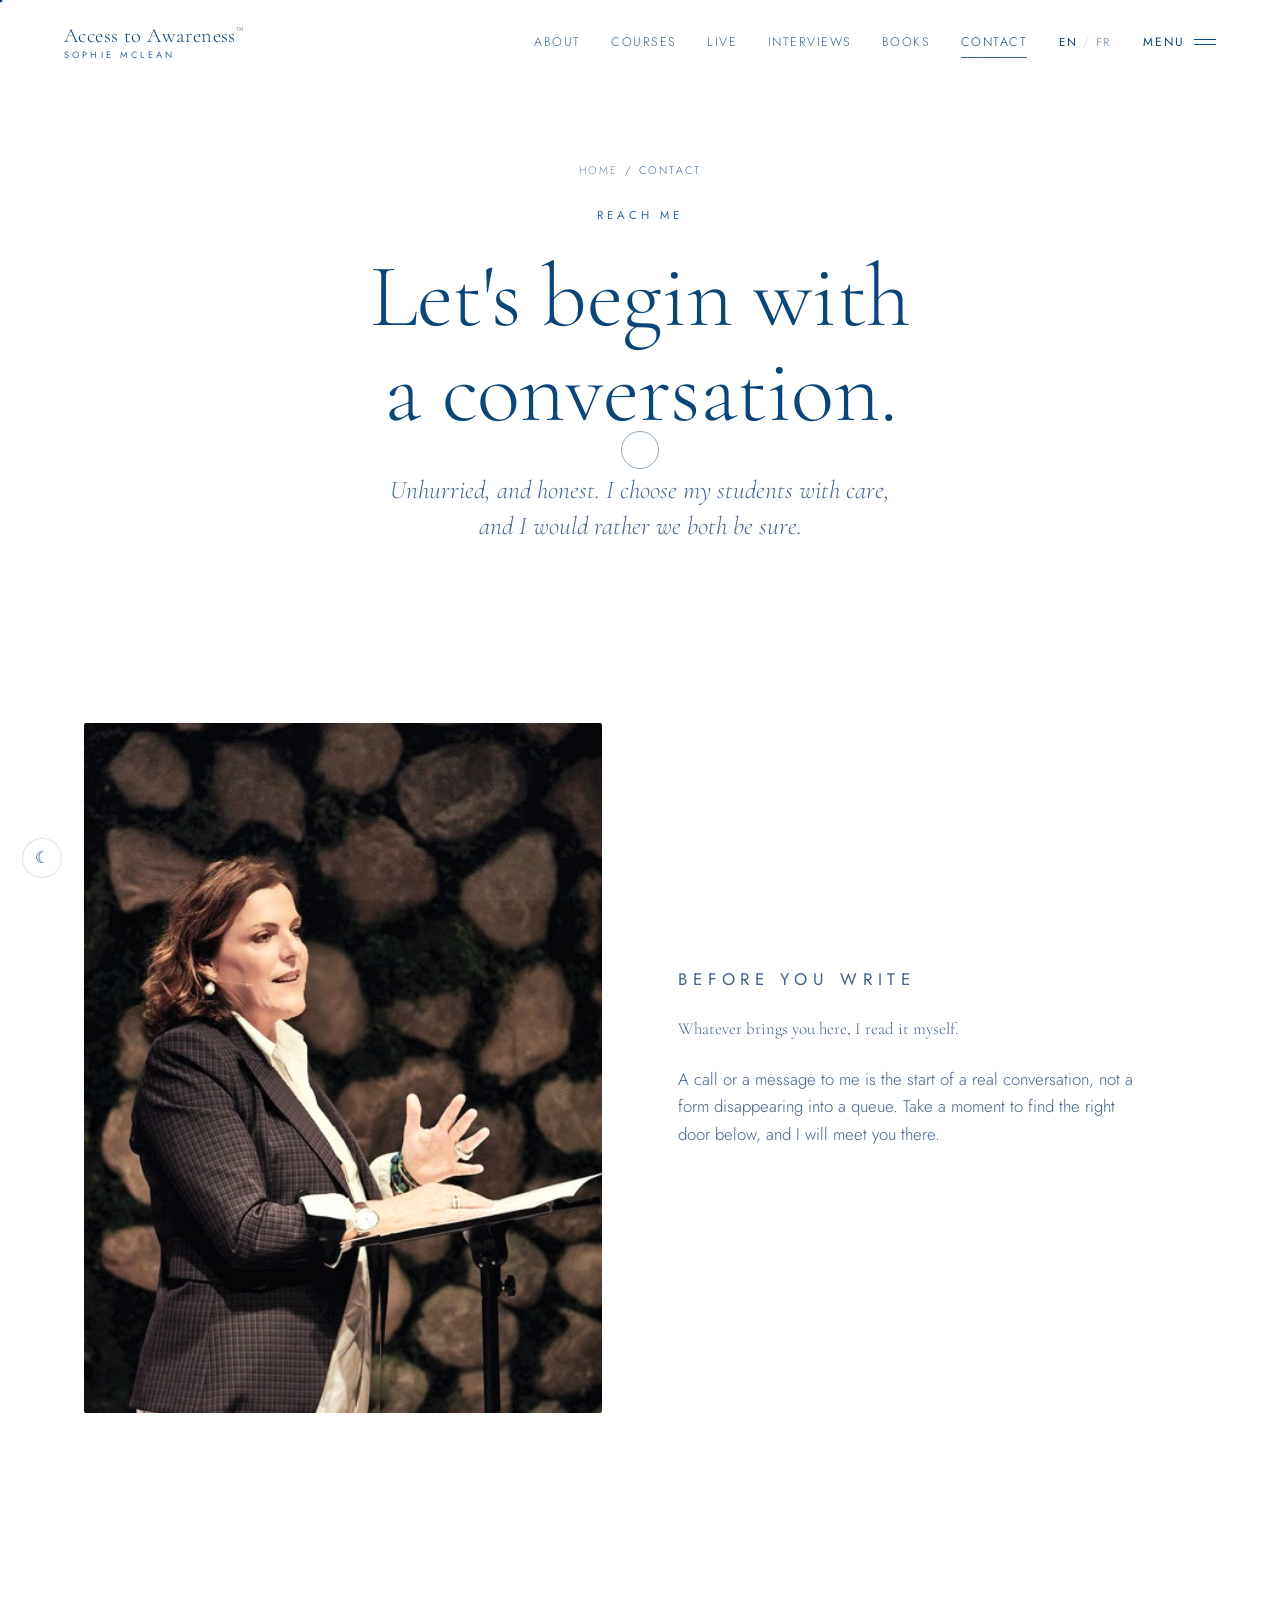
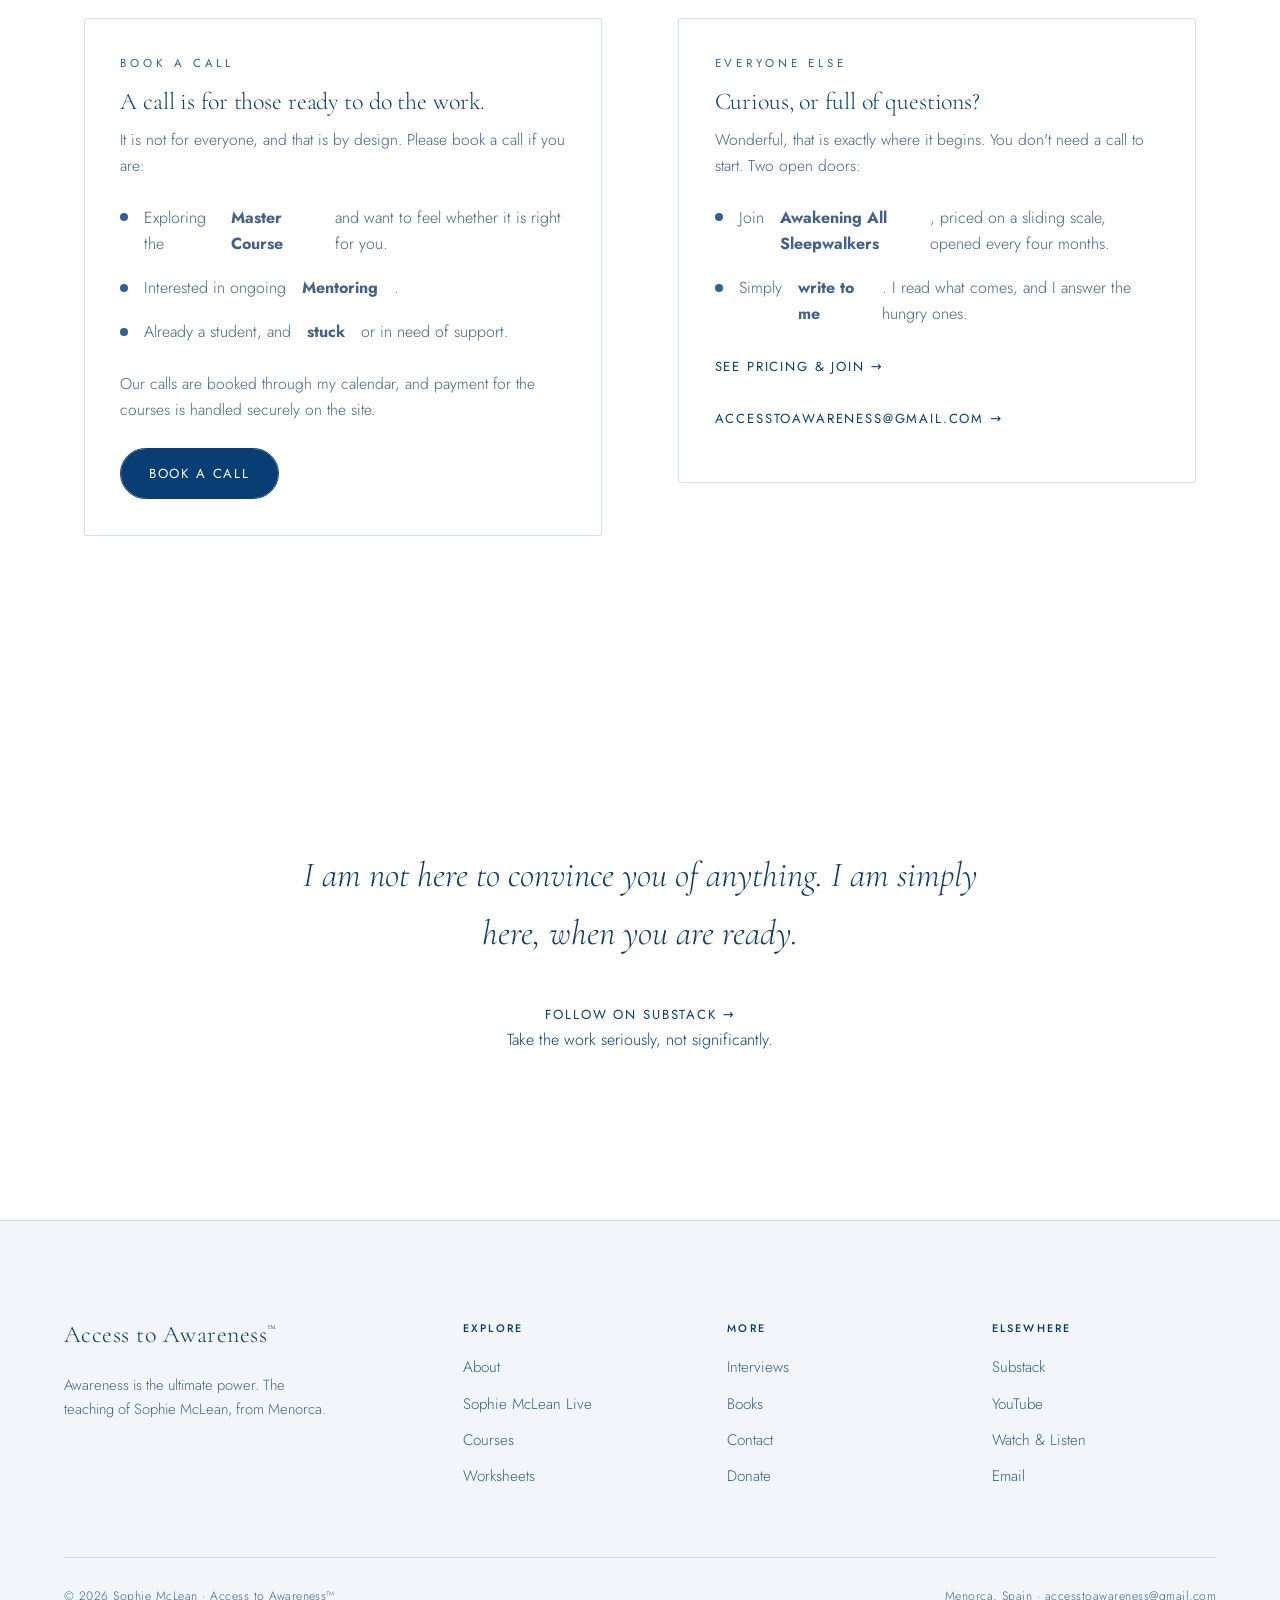
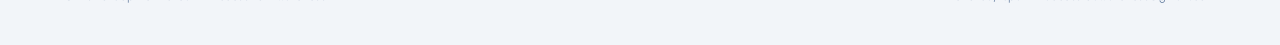
<file: contact.html>
<!DOCTYPE html>
<html lang="en">
<head>
<meta charset="UTF-8" />
<meta name="viewport" content="width=device-width, initial-scale=1.0" />
<title>Contact &amp; Book a Call, Access to Awareness™ · Sophie McLean</title>
<meta name="description" content="Book a call for the Master Course or Mentoring, or write to Sophie McLean. A call is reserved for those ready to do the work." />
<link rel="preconnect" href="https://fonts.googleapis.com" />
<link rel="preconnect" href="https://fonts.gstatic.com" crossorigin />
<link href="https://fonts.googleapis.com/css2?family=Cormorant+Garamond:ital,wght@0,300;0,400;0,500;1,300;1,400&family=Jost:wght@300;400;500&display=swap" rel="stylesheet" />
<link rel="stylesheet" href="styles.css" />
</head>
<body>

<div class="grain"></div>
<div class="progress" id="progress"></div>
<div class="cursor-ring" id="ring"></div>
<div class="cursor-dot" id="dot"></div>
<button class="theme-toggle" id="themeToggle" aria-label="Toggle light and dark">☾</button>

<header class="site" id="header">
 <a href="index.html" class="brand" data-hover>Access to Awareness<sup>™</sup><span>Sophie McLean</span></a>
 <div class="nav-right">
 <nav class="nav-links">
 <a href="about.html">About</a>
 <a href="courses.html">Courses</a>
 <a href="live.html">Live</a>
 <a href="interviews.html">Interviews</a>
 <a href="books.html">Books</a>
 <a href="contact.html" class="active">Contact</a>
 </nav>
 <button class="menu-toggle" id="menuOpen" data-hover>Menu <span class="bars"><i></i><i></i></span></button>
 </div>
</header>

<div class="overlay" id="overlay">
 <button class="close" id="menuClose" data-hover>Close ✕</button>
 <div class="overlay-grid">
 <nav>
 <a href="index.html"><span class="n">01</span>Home</a>
 <a href="about.html"><span class="n">02</span>About</a>
 <a href="live.html"><span class="n">03</span>Sophie McLean Live</a>
 <a href="courses.html"><span class="n">04</span>Courses</a>
 <a href="worksheets.html"><span class="n">05</span>Worksheets</a>
 <a href="interviews.html"><span class="n">06</span>Interviews</a>
 <a href="books.html"><span class="n">07</span>Books</a>
 <a href="contact.html" aria-current="page"><span class="n">08</span>Contact</a>
 <a href="donate.html"><span class="n">09</span>Donate</a>
 </nav>
 <div class="overlay-side">
 <p>For the Master Course and Mentoring, we begin with a conversation.</p>
 <a href="#book" class="link-u" data-hover>Book a call →</a><br><br>
 <a href="mailto:accesstoawareness@gmail.com" class="link-u" data-hover>accesstoawareness@gmail.com</a><br><br>
 <a href="https://accesstoawareness.substack.com/" target="_blank" rel="noopener" class="link-u" data-hover>Follow on Substack →</a>
 </div>
 </div>
</div>

<main>

<section class="page-hero">
 <div class="breadcrumb fade-up"><a href="index.html">Home</a> <span>/</span> <span>Contact</span></div>
 <p class="eyebrow fade-up">Reach me</p>
 <h1 class="h-xl" data-split>Let's begin with a conversation.</h1>
 <p class="sub fade-up">Unhurried, and honest. I choose my students with care, and I would rather we both be sure.</p>
</section>

<section class="pad-sm">
 <div class="wrap split">
 <div class="split-media tall img-mask fade-up">
 <img src="images/sophie-leading-seminar.jpg" alt="Sophie McLean" loading="lazy" />
 </div>
 <div class="split-copy">
 <p class="eyebrow fade-up">Before you write</p>
 <p class="lead fade-up" style="margin-bottom:1.6rem;">Whatever brings you here, I read it myself.</p>
 <p class="fade-up">A call or a message to me is the start of a real conversation, not a form disappearing into a queue. Take a moment to find the right door below, and I will meet you there.</p>
 </div>
 </div>
</section>

<section class="pad-sm" id="book">
 <div class="wrap contact-grid">

 <div class="note-card fade-up">
 <span class="eyebrow" style="display:block;margin-bottom:1rem;">Book a call</span>
 <h3>A call is for those ready to do the work.</h3>
 <p>It is not for everyone, and that is by design. Please book a call if you are:</p>
 <ul class="who-list">
 <li>Exploring the <strong>Master Course</strong> and want to feel whether it is right for you.</li>
 <li>Interested in ongoing <strong>Mentoring</strong>.</li>
 <li>Already a student, and <strong>stuck</strong> or in need of support.</li>
 </ul>
 <p>Our calls are booked through my calendar, and payment for the courses is handled securely on the site.</p>
 <a href="https://www.sophiemclean.com/book-online" target="_blank" rel="noopener" class="btn btn--fill" data-hover style="margin-top:.6rem;">Book a call</a>
 </div>

 <div class="note-card fade-up">
 <span class="eyebrow" style="display:block;margin-bottom:1rem;">Everyone else</span>
 <h3>Curious, or full of questions?</h3>
 <p>Wonderful, that is exactly where it begins. You don't need a call to start. Two open doors:</p>
 <ul class="who-list">
 <li>Join <strong>Awakening All Sleepwalkers</strong>, priced on a sliding scale, opened every four months.</li>
 <li>Simply <strong>write to me</strong>. I read what comes, and I answer the hungry ones.</li>
 </ul>
 <p style="margin-top:1.4rem;">
 <a href="courses.html#free" class="link-u" data-hover>See pricing &amp; join →</a><br><br>
 <a href="mailto:accesstoawareness@gmail.com" class="link-u" data-hover>accesstoawareness@gmail.com →</a>
 </p>
 </div>

 </div>
</section>

<section class="pad center">
 <div class="wrap-narrow">
 <p class="whisper fade-up" style="font-size:clamp(1.5rem,3vw,2.2rem);">I am not here to convince you of anything. I am simply here, when you are ready.</p>
 <div class="fade-up" style="margin-top:2.4rem;">
 <a href="https://accesstoawareness.substack.com/" target="_blank" rel="noopener" class="link-u" data-hover>Follow on Substack →</a>
 </div>
 <p class="humour fade-up">Take the work seriously, not significantly.</p>
 </div>
</section>

</main>

<footer class="site">
 <div class="foot-grid">
 <div class="foot-brand">
 <a href="index.html" class="brand" data-hover>Access to Awareness<sup>™</sup></a>
 <p>Awareness is the ultimate power. The teaching of Sophie McLean, from Menorca.</p>
 </div>
 <div class="foot-col">
 <h4>Explore</h4>
 <a href="about.html" data-hover>About</a>
 <a href="live.html" data-hover>Sophie McLean Live</a>
 <a href="courses.html" data-hover>Courses</a>
 <a href="worksheets.html" data-hover>Worksheets</a>
 </div>
 <div class="foot-col">
 <h4>More</h4>
 <a href="interviews.html" data-hover>Interviews</a>
 <a href="books.html" data-hover>Books</a>
 <a href="contact.html" data-hover>Contact</a>
 <a href="donate.html" data-hover>Donate</a>
 </div>
 <div class="foot-col">
 <h4>Elsewhere</h4>
 <a href="https://accesstoawareness.substack.com/" target="_blank" rel="noopener" data-hover>Substack</a>
 <a href="https://www.youtube.com/c/SophieMcLeanAccesstoAwarenessLLC" target="_blank" rel="noopener" data-hover>YouTube</a>
 <a href="interviews.html" data-hover>Watch &amp; Listen</a>
 <a href="mailto:accesstoawareness@gmail.com" data-hover>Email</a>
 </div>
 </div>
 <div class="foot-bottom">
 <span>© <span id="yr"></span> Sophie McLean · Access to Awareness™</span>
 <span>Menorca, Spain · accesstoawareness@gmail.com</span>
 </div>
</footer>

<script src="translations.js"></script>
<script src="app.js"></script>
</body>
</html>
</file>
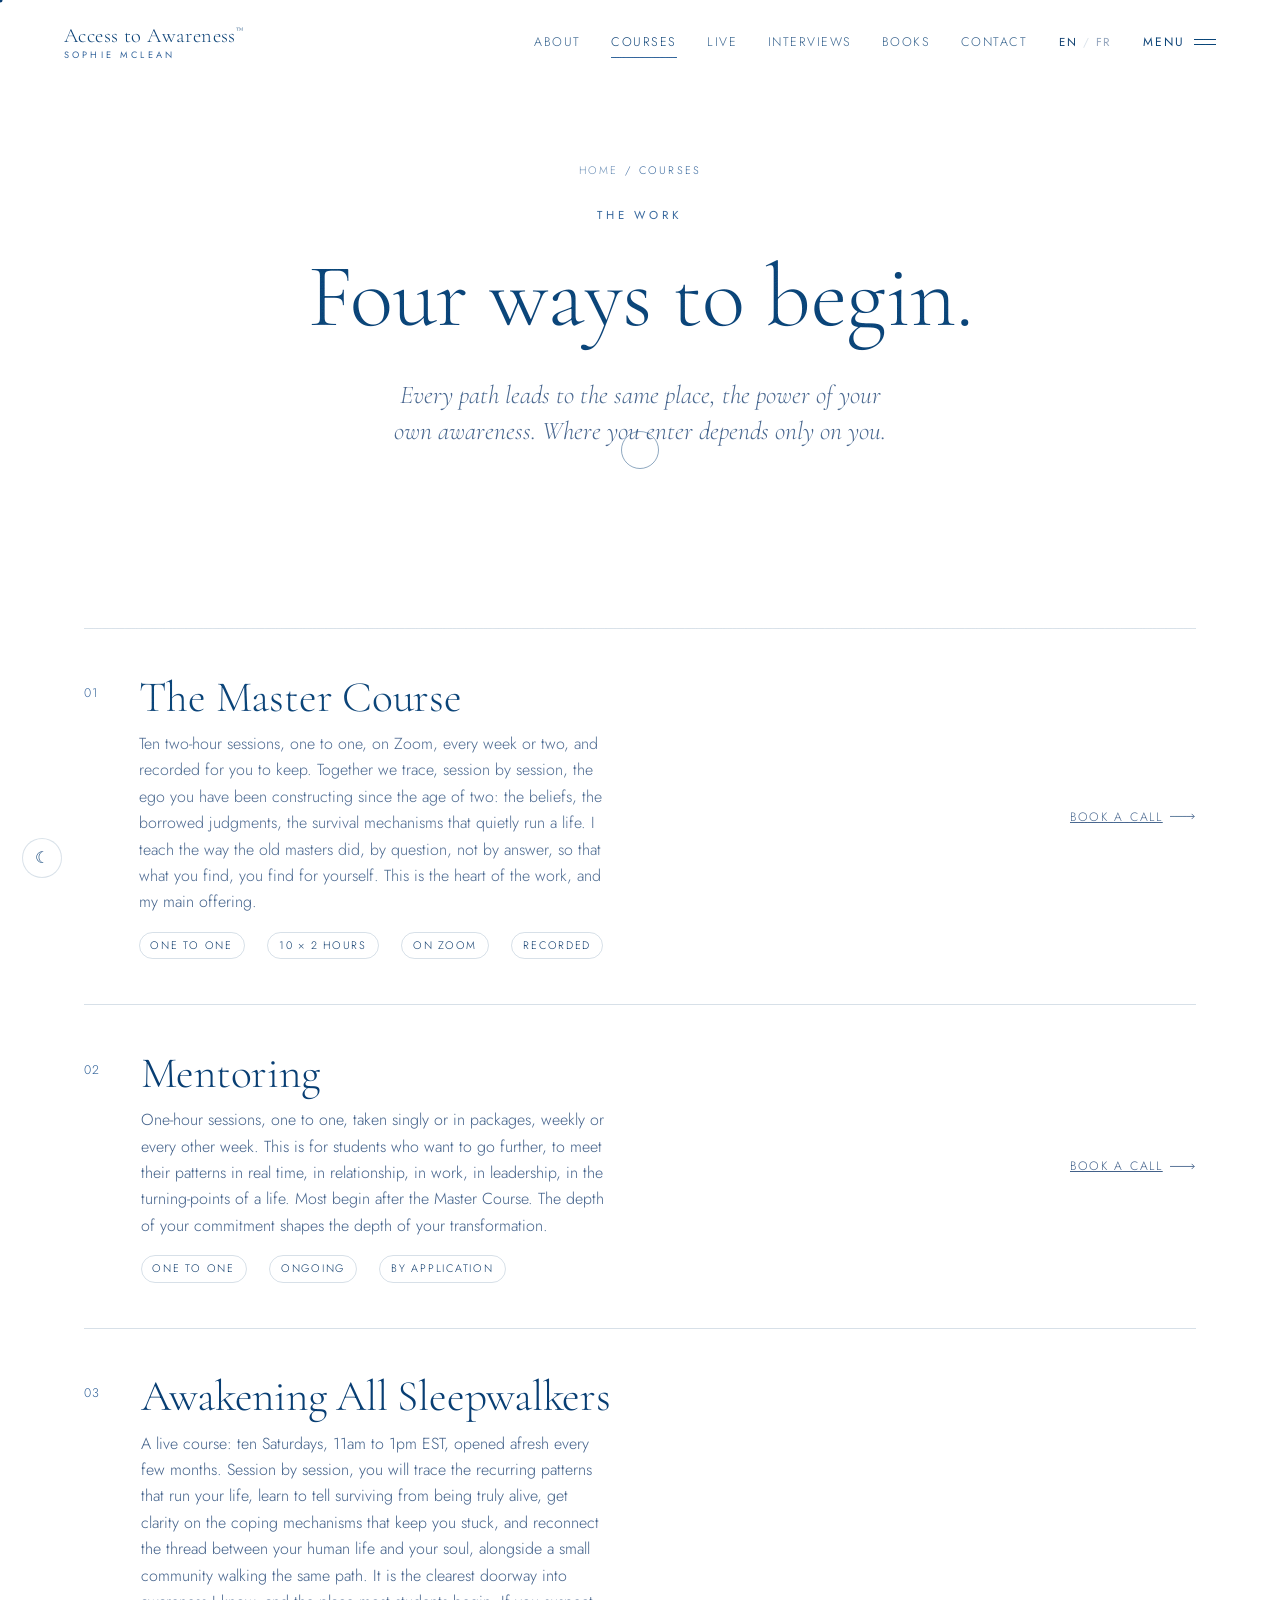
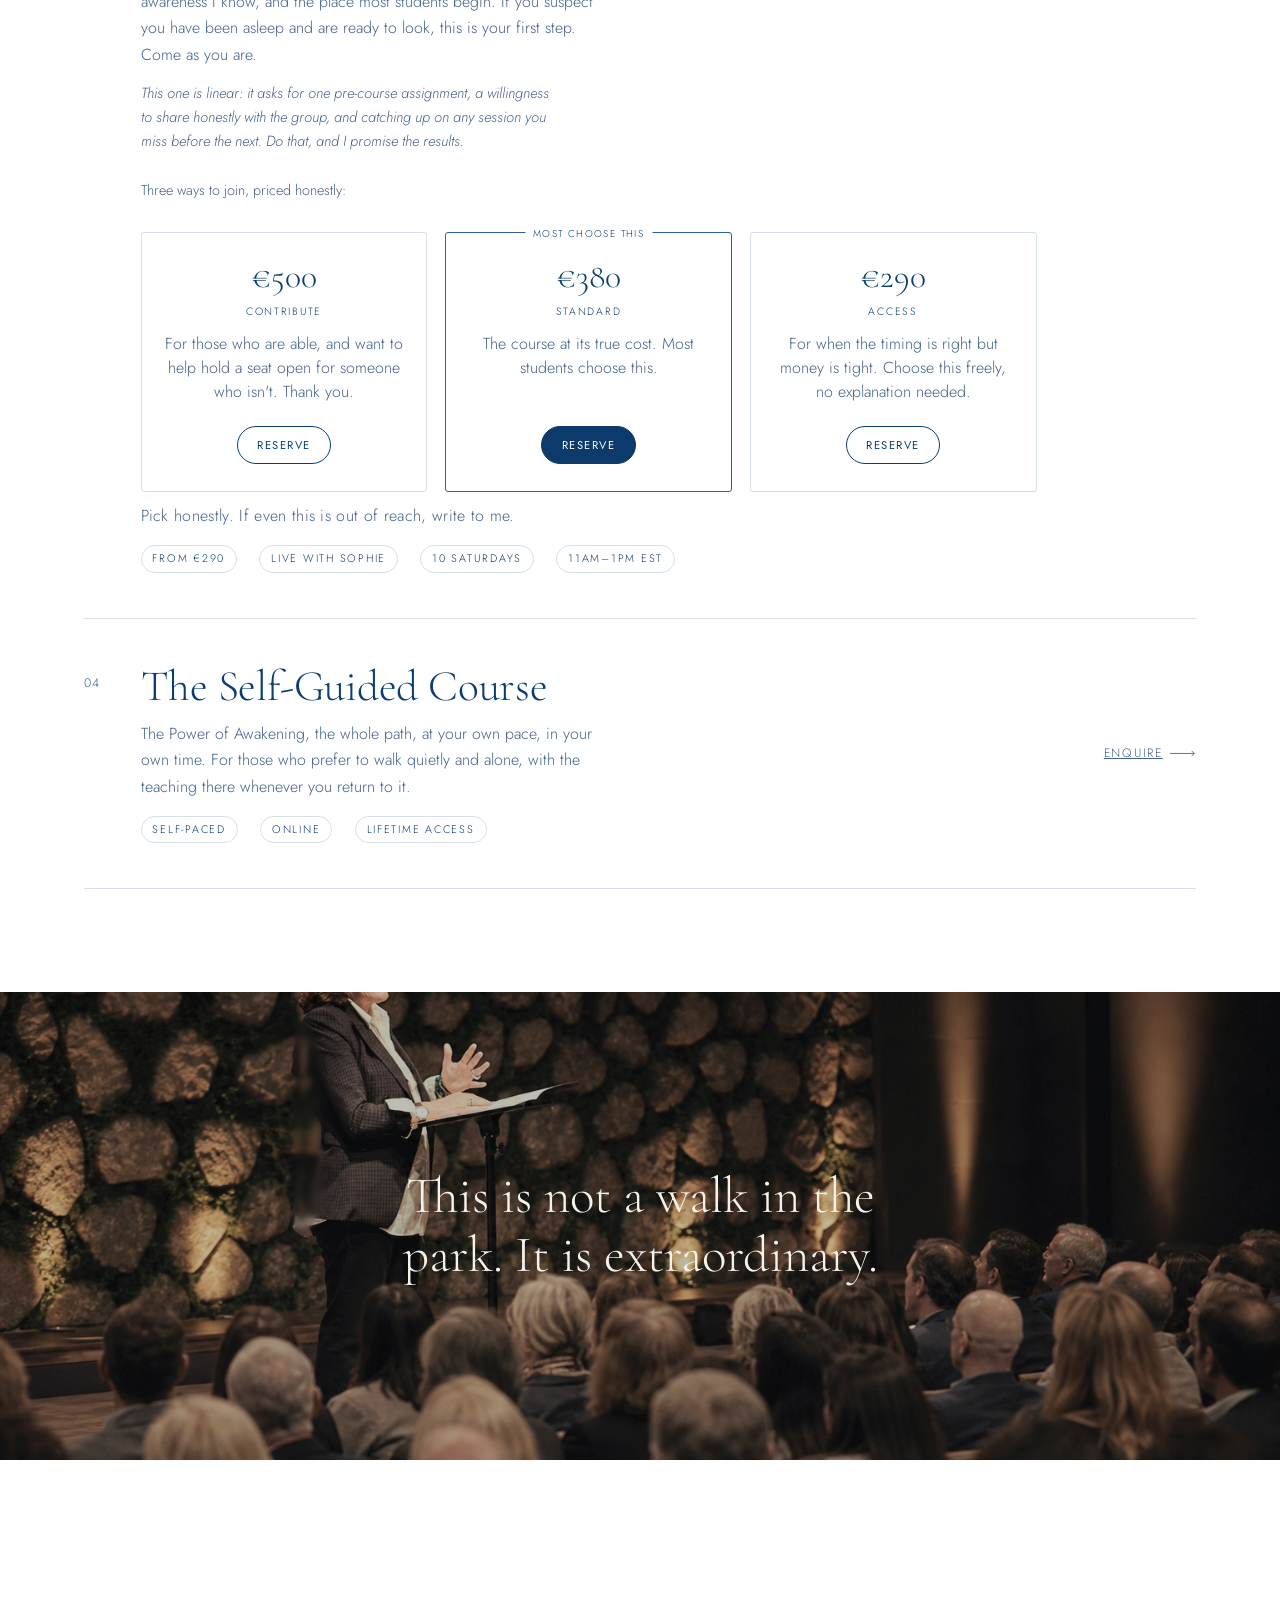
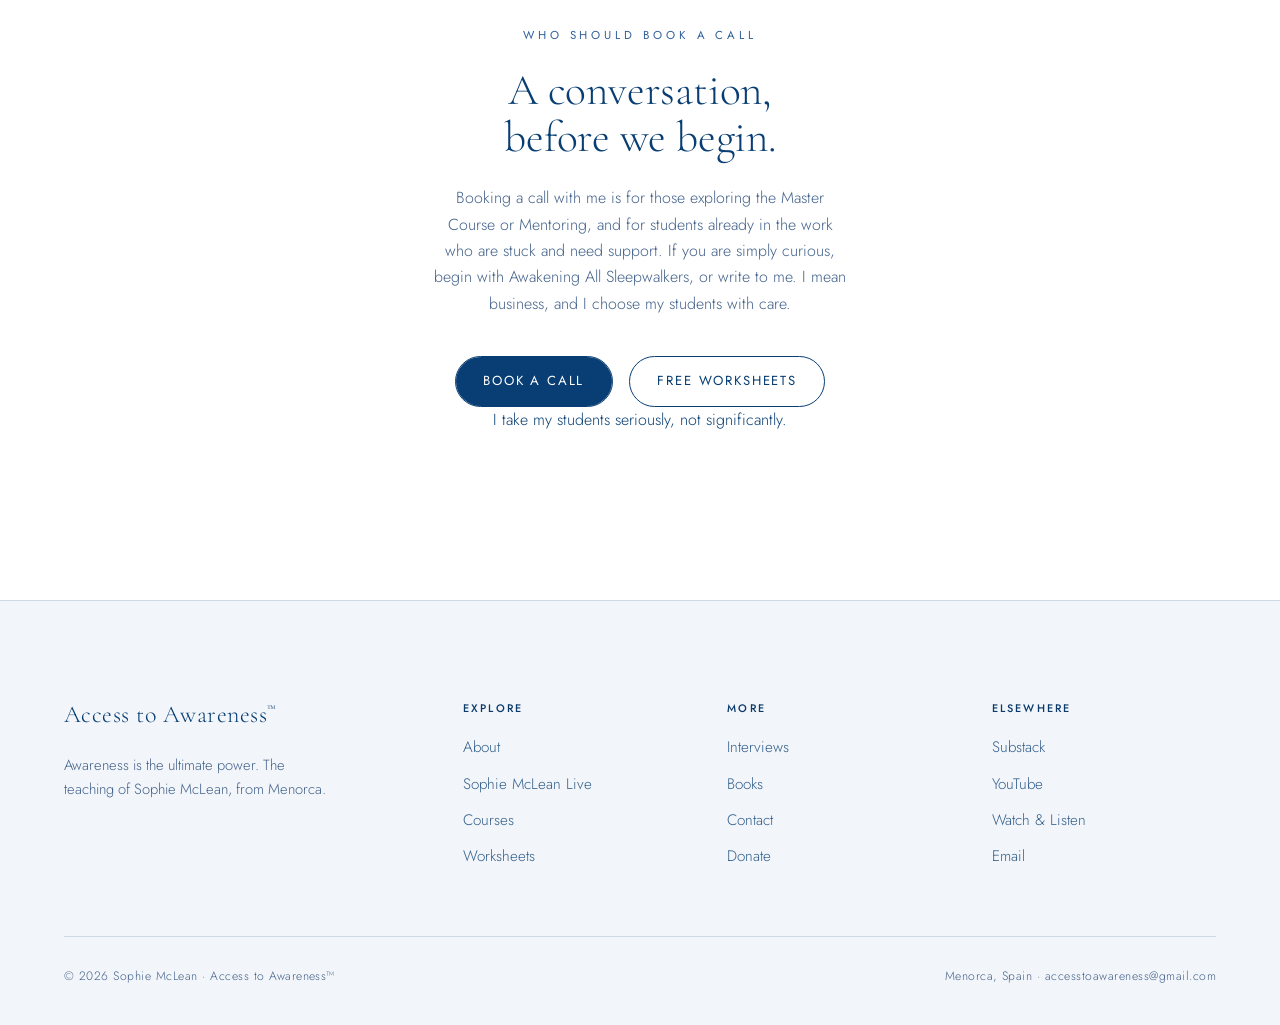
<file: courses.html>
<!DOCTYPE html>
<html lang="en">
<head>
<meta charset="UTF-8" />
<meta name="viewport" content="width=device-width, initial-scale=1.0" />
<title>Courses, Access to Awareness™ · Sophie McLean</title>
<meta name="description" content="The Master Course, Mentoring, the free Awakening All Sleepwalkers course, and the self-guided path. Four ways to work with Sophie McLean." />
<link rel="preconnect" href="https://fonts.googleapis.com" />
<link rel="preconnect" href="https://fonts.gstatic.com" crossorigin />
<link href="https://fonts.googleapis.com/css2?family=Cormorant+Garamond:ital,wght@0,300;0,400;0,500;1,300;1,400&family=Jost:wght@300;400;500&display=swap" rel="stylesheet" />
<link rel="stylesheet" href="styles.css" />
</head>
<body>

<div class="grain"></div>
<div class="progress" id="progress"></div>
<div class="cursor-ring" id="ring"></div>
<div class="cursor-dot" id="dot"></div>
<button class="theme-toggle" id="themeToggle" aria-label="Toggle light and dark">☾</button>

<header class="site" id="header">
 <a href="index.html" class="brand" data-hover>Access to Awareness<sup>™</sup><span>Sophie McLean</span></a>
 <div class="nav-right">
 <nav class="nav-links">
 <a href="about.html">About</a>
 <a href="courses.html" class="active">Courses</a>
 <a href="live.html">Live</a>
 <a href="interviews.html">Interviews</a>
 <a href="books.html">Books</a>
 <a href="contact.html">Contact</a>
 </nav>
 <button class="menu-toggle" id="menuOpen" data-hover>Menu <span class="bars"><i></i><i></i></span></button>
 </div>
</header>

<div class="overlay" id="overlay">
 <button class="close" id="menuClose" data-hover>Close ✕</button>
 <div class="overlay-grid">
 <nav>
 <a href="index.html"><span class="n">01</span>Home</a>
 <a href="about.html"><span class="n">02</span>About</a>
 <a href="live.html"><span class="n">03</span>Sophie McLean Live</a>
 <a href="courses.html" aria-current="page"><span class="n">04</span>Courses</a>
 <a href="worksheets.html"><span class="n">05</span>Worksheets</a>
 <a href="interviews.html"><span class="n">06</span>Interviews</a>
 <a href="books.html"><span class="n">07</span>Books</a>
 <a href="contact.html"><span class="n">08</span>Contact</a>
 <a href="donate.html"><span class="n">09</span>Donate</a>
 </nav>
 <div class="overlay-side">
 <p>For the Master Course and Mentoring, we begin with a conversation.</p>
 <a href="contact.html" class="link-u" data-hover>Book a call →</a><br><br>
 <a href="mailto:accesstoawareness@gmail.com" class="link-u" data-hover>accesstoawareness@gmail.com</a><br><br>
 <a href="https://accesstoawareness.substack.com/" target="_blank" rel="noopener" class="link-u" data-hover>Follow on Substack →</a>
 </div>
 </div>
</div>

<main>

<section class="page-hero">
 <div class="breadcrumb fade-up"><a href="index.html">Home</a> <span>/</span> <span>Courses</span></div>
 <p class="eyebrow fade-up">The Work</p>
 <h1 class="h-xl" data-split>Four ways to begin.</h1>
 <p class="sub fade-up">Every path leads to the same place, the power of your own awareness. Where you enter depends only on you.</p>
</section>

<section class="pad-sm">
 <div class="wrap">

 <article class="offer fade-up" id="master">
 <span class="num">01</span>
 <div class="mid">
 <h3>The Master Course</h3>
 <p>Ten two-hour sessions, one to one, on Zoom, every week or two, and recorded for you to keep. Together we trace, session by session, the ego you have been constructing since the age of two: the beliefs, the borrowed judgments, the survival mechanisms that quietly run a life. I teach the way the old masters did, by question, not by answer, so that what you find, you find for yourself. This is the heart of the work, and my main offering.</p>
 <div class="meta"><span>One to one</span><span>10 × 2 hours</span><span>On Zoom</span><span>Recorded</span></div>
 </div>
 <a href="contact.html" class="go" data-hover>Book a call <svg viewBox="0 0 30 8" fill="none"><path d="M0 4h28M25 1l3 3-3 3" stroke="currentColor"/></svg></a>
 </article>

 <article class="offer fade-up" id="mentoring">
 <span class="num">02</span>
 <div class="mid">
 <h3>Mentoring</h3>
 <p>One-hour sessions, one to one, taken singly or in packages, weekly or every other week. This is for students who want to go further, to meet their patterns in real time, in relationship, in work, in leadership, in the turning-points of a life. Most begin after the Master Course. The depth of your commitment shapes the depth of your transformation.</p>
 <div class="meta"><span>One to one</span><span>Ongoing</span><span>By application</span></div>
 </div>
 <a href="contact.html" class="go" data-hover>Book a call <svg viewBox="0 0 30 8" fill="none"><path d="M0 4h28M25 1l3 3-3 3" stroke="currentColor"/></svg></a>
 </article>

 <article class="offer fade-up" id="free">
 <span class="num">03</span>
 <div class="mid">
 <h3>Awakening All Sleepwalkers</h3>
 <p>A live course: ten Saturdays, 11am to 1pm EST, opened afresh every few months. Session by session, you will trace the recurring patterns that run your life, learn to tell surviving from being truly alive, get clarity on the coping mechanisms that keep you stuck, and reconnect the thread between your human life and your soul, alongside a small community walking the same path. It is the clearest doorway into awareness I know, and the place most students begin. If you suspect you have been asleep and are ready to look, this is your first step. Come as you are.</p>
 <p class="fade-up" style="font-style:italic;color:var(--ink-soft);font-size:.92rem;margin-top:.8rem;">This one is linear: it asks for one pre-course assignment, a willingness to share honestly with the group, and catching up on any session you miss before the next. Do that, and I promise the results.</p>
 <!-- TODO(Sophie): add the next start date here, e.g. "Next intake begins [date]" -->

 <p class="fade-up" style="margin-top:1.6rem;font-size:.9rem;color:var(--ink-soft);">Three ways to join, priced honestly:</p>
 <!-- STRIPE PAYMENT LINKS: each tier button's href falls back to the Wix page for now. When the Stripe Payment Links exist, replace the three href="..." values below (one link per price). -->
 <div class="price-tiers fade-up">
 <div class="tier">
 <span class="amount">€500</span>
 <span class="label">Contribute</span>
 <p>For those who are able, and want to help hold a seat open for someone who isn't. Thank you.</p>
 <a href="https://www.sophiemclean.com/freeawakening" target="_blank" rel="noopener" class="tier-btn" data-hover data-stripe="contribute-500">Reserve</a>
 </div>
 <div class="tier is-suggested">
 <span class="tier-badge">Most choose this</span>
 <span class="amount">€380</span>
 <span class="label">Standard</span>
 <p>The course at its true cost. Most students choose this.</p>
 <a href="https://www.sophiemclean.com/freeawakening" target="_blank" rel="noopener" class="tier-btn" data-hover data-stripe="standard-380">Reserve</a>
 </div>
 <div class="tier">
 <span class="amount">€290</span>
 <span class="label">Access</span>
 <p>For when the timing is right but money is tight. Choose this freely, no explanation needed.</p>
 <a href="https://www.sophiemclean.com/freeawakening" target="_blank" rel="noopener" class="tier-btn" data-hover data-stripe="access-290">Reserve</a>
 </div>
 </div>
 <p class="micro fade-up">Pick honestly. If even this is out of reach, write to me.</p>

 <div class="meta"><span>From €290</span><span>Live with Sophie</span><span>10 Saturdays</span><span>11am–1pm EST</span></div>
 </div>
 </article>

 <article class="offer fade-up" id="self-guided">
 <span class="num">04</span>
 <div class="mid">
 <h3>The Self-Guided Course</h3>
 <p>The Power of Awakening, the whole path, at your own pace, in your own time. For those who prefer to walk quietly and alone, with the teaching there whenever you return to it.</p>
 <div class="meta"><span>Self-paced</span><span>Online</span><span>Lifetime access</span></div>
 </div>
 <a href="contact.html" class="go" data-hover>Enquire <svg viewBox="0 0 30 8" fill="none"><path d="M0 4h28M25 1l3 3-3 3" stroke="currentColor"/></svg></a>
 </article>

 </div>
</section>

<section class="band">
 <img src="images/sophie-leading-audience.jpg" alt="Sophie McLean teaching a full room" loading="lazy" />
 <div class="band-quote"><blockquote>This is not a walk in the park. It is extraordinary.</blockquote></div>
</section>

<section class="pad">
 <div class="wrap-narrow center">
 <p class="eyebrow fade-up" style="margin-bottom:1.4rem;">Who should book a call</p>
 <h2 class="h-md fade-up" style="max-width:20ch;margin:0 auto;">A conversation, before we begin.</h2>
 <p class="fade-up" style="color:var(--ink-soft);max-width:46ch;margin:1.6rem auto 0;">Booking a call with me is for those exploring the Master Course or Mentoring, and for students already in the work who are stuck and need support. If you are simply curious, begin with Awakening All Sleepwalkers, or write to me. I mean business, and I choose my students with care.</p>
 <div class="fade-up" style="margin-top:2.4rem;display:flex;gap:1rem;justify-content:center;flex-wrap:wrap;">
 <a href="contact.html" class="btn btn--fill" data-hover>Book a call</a>
 <a href="worksheets.html" class="btn" data-hover>Free worksheets</a>
 </div>
 <p class="humour fade-up">I take my students seriously, not significantly.</p>
 </div>
</section>

</main>

<footer class="site">
 <div class="foot-grid">
 <div class="foot-brand">
 <a href="index.html" class="brand" data-hover>Access to Awareness<sup>™</sup></a>
 <p>Awareness is the ultimate power. The teaching of Sophie McLean, from Menorca.</p>
 </div>
 <div class="foot-col">
 <h4>Explore</h4>
 <a href="about.html" data-hover>About</a>
 <a href="live.html" data-hover>Sophie McLean Live</a>
 <a href="courses.html" data-hover>Courses</a>
 <a href="worksheets.html" data-hover>Worksheets</a>
 </div>
 <div class="foot-col">
 <h4>More</h4>
 <a href="interviews.html" data-hover>Interviews</a>
 <a href="books.html" data-hover>Books</a>
 <a href="contact.html" data-hover>Contact</a>
 <a href="donate.html" data-hover>Donate</a>
 </div>
 <div class="foot-col">
 <h4>Elsewhere</h4>
 <a href="https://accesstoawareness.substack.com/" target="_blank" rel="noopener" data-hover>Substack</a>
 <a href="https://www.youtube.com/c/SophieMcLeanAccesstoAwarenessLLC" target="_blank" rel="noopener" data-hover>YouTube</a>
 <a href="interviews.html" data-hover>Watch &amp; Listen</a>
 <a href="mailto:accesstoawareness@gmail.com" data-hover>Email</a>
 </div>
 </div>
 <div class="foot-bottom">
 <span>© <span id="yr"></span> Sophie McLean · Access to Awareness™</span>
 <span>Menorca, Spain · accesstoawareness@gmail.com</span>
 </div>
</footer>

<script src="translations.js"></script>
<script src="app.js"></script>
</body>
</html>
</file>
<file: styles.css>
/* ============================================================
   ACCESS TO AWARENESS — SOPHIE McLEAN
   Shared design system  ·  quiet-luxury minimalism
   ============================================================ */

:root{
  color-scheme: light;
  --bg:#ffffff; --panel:#f2f5f9; --ink:#083e73; --ink-soft:#42618a;
  --olive:#2f6098; --olive-dk:#0c3a6b; --sand:#3a6ea5;
  --line:rgba(8,62,115,0.16); --particle:8,62,115;
  --stay-bg:#eef3f9; --stay-text:#083e73; --stay-muted:rgba(8,62,115,.66);
  --header-bg:rgba(255,255,255,.85);

  --serif:"Cormorant Garamond", Georgia, "Times New Roman", serif;
  --sans:"Jost", ui-sans-serif, system-ui, -apple-system, "Segoe UI", Helvetica, Arial, sans-serif;
  --ease:cubic-bezier(0.22,1,0.36,1);
  --gutter:clamp(1.4rem,5vw,6rem); --maxw:1240px;
}
/* White/navy is the brand default even when the OS prefers dark; the toggle opts into dark. */
@media (prefers-color-scheme:dark){
  :root:not([data-theme="dark"]){
    color-scheme: light;
    --bg:#ffffff; --panel:#f2f5f9; --ink:#083e73; --ink-soft:#42618a;
    --olive:#2f6098; --olive-dk:#0c3a6b; --sand:#3a6ea5;
    --line:rgba(8,62,115,0.16); --particle:8,62,115;
    --stay-bg:#eef3f9; --stay-text:#083e73; --stay-muted:rgba(8,62,115,.66);
    --header-bg:rgba(255,255,255,.85);
  }
}
:root[data-theme="light"]{
  color-scheme: light;
  --bg:#ffffff; --panel:#f2f5f9; --ink:#083e73; --ink-soft:#42618a;
  --olive:#2f6098; --olive-dk:#0c3a6b; --sand:#3a6ea5;
  --line:rgba(8,62,115,0.16); --particle:8,62,115;
  --stay-bg:#eef3f9; --stay-text:#083e73; --stay-muted:rgba(8,62,115,.66);
  --header-bg:rgba(255,255,255,.85);
}
:root[data-theme="dark"]{
  color-scheme: dark;
  --bg:#0a1c33; --panel:#0f2540; --ink:#e7eef7; --ink-soft:#a3b6cf;
  --olive:#6aa0d6; --olive-dk:#8fb8e2; --sand:#8fb8e2;
  --line:rgba(231,238,247,0.15); --particle:150,180,215;
  --stay-bg:#0f2540; --stay-text:#e7eef7; --stay-muted:rgba(231,238,247,.62);
  --header-bg:rgba(10,28,51,.85);
}

*{ margin:0; padding:0; box-sizing:border-box; }
html{ scroll-behavior:smooth; -webkit-font-smoothing:antialiased; text-rendering:optimizeLegibility; }
body{ background:var(--bg); color:var(--ink); font-family:var(--sans); font-weight:300; line-height:1.65; overflow-x:hidden; }
img{ max-width:100%; display:block; }

.grain{ position:fixed; inset:0; z-index:9998; pointer-events:none; opacity:.5; mix-blend-mode:soft-light;
  background-image:url("data:image/svg+xml,%3Csvg xmlns='http://www.w3.org/2000/svg' width='140' height='140'%3E%3Cfilter id='n'%3E%3CfeTurbulence type='fractalNoise' baseFrequency='0.85' numOctaves='3' stitchTiles='stitch'/%3E%3C/filter%3E%3Crect width='100%25' height='100%25' filter='url(%23n)'/%3E%3C/svg%3E"); }
.progress{ position:fixed; top:0; left:0; height:1px; width:0%; background:var(--olive); z-index:9997; }

.cursor-ring,.cursor-dot{ position:fixed; top:0; left:0; z-index:9999; pointer-events:none; border-radius:50%; transform:translate(-50%,-50%); }
.cursor-ring{ width:38px; height:38px; border:1px solid color-mix(in srgb,var(--ink) 45%,transparent); transition:width .3s var(--ease),height .3s var(--ease),border-color .3s var(--ease); }
.cursor-dot{ width:5px; height:5px; background:var(--ink); }
body.hovering .cursor-ring{ width:64px; height:64px; border-color:var(--olive); }
@media (hover:none),(pointer:coarse){ .cursor-ring,.cursor-dot{ display:none; } }

/* ---- type ---- */
.eyebrow{ font-family:var(--sans); font-weight:400; font-size:.72rem; letter-spacing:.34em; text-transform:uppercase; color:var(--olive); }
h1,h2,h3,h4{ font-family:var(--serif); font-weight:300; line-height:1.06; letter-spacing:-.005em; text-wrap:balance; }
.display{ font-size:clamp(3rem,9vw,8.6rem); }
.h-xl{ font-size:clamp(2.8rem,7vw,6rem); }
.h-lg{ font-size:clamp(2.4rem,5.5vw,5rem); }
.h-md{ font-size:clamp(1.9rem,3.4vw,3.1rem); }
.h-sm{ font-size:clamp(1.5rem,2.4vw,2.1rem); }
.lead{ font-family:var(--serif); font-size:clamp(1.35rem,2.4vw,2rem); font-weight:300; line-height:1.4; color:var(--ink); }
.body{ font-size:1.02rem; color:var(--ink-soft); max-width:44ch; }
.italic{ font-style:italic; }

/* ---- reveal ---- */
.reveal-line{ display:inline-block; overflow:hidden; vertical-align:top; padding-bottom:.14em; margin-bottom:-.14em; }
.word{ display:inline-block; transform:translateY(120%); transition:transform 1s var(--ease); }
.in .word{ transform:translateY(0); }
.fade-up{ opacity:0; transform:translateY(28px); transition:opacity 1.1s ease, transform 1.1s var(--ease); }
.fade-up.in{ opacity:1; transform:none; }
.img-mask{ overflow:hidden; }
.img-mask img{ transform:scale(1.12); transition:transform 1.6s var(--ease); }
.img-mask.in img{ transform:scale(1); }

/* ---- buttons / links ---- */
.btn{ --c:var(--ink); position:relative; display:inline-flex; align-items:center; gap:.7em; font-family:var(--sans); font-weight:400; font-size:.82rem; letter-spacing:.14em; text-transform:uppercase; color:var(--c); text-decoration:none; padding:1.05em 2.1em; border:1px solid var(--c); border-radius:100px; overflow:hidden; background:transparent; transition:color .5s var(--ease); cursor:pointer; z-index:0; }
.btn::before{ content:""; position:absolute; inset:0; z-index:-1; background:var(--c); transform:scaleY(0); transform-origin:bottom; transition:transform .5s var(--ease); }
.btn:hover{ color:var(--bg); }
.btn:hover::before{ transform:scaleY(1); }
.btn--fill{ color:var(--bg); }
.btn--fill::before{ transform:scaleY(1); }
.btn--fill:hover{ color:var(--ink); }
.btn--fill:hover::before{ transform:scaleY(0); }
.link-u{ position:relative; color:var(--ink); text-decoration:none; font-size:.82rem; letter-spacing:.14em; text-transform:uppercase; font-weight:400; white-space:nowrap; }
.link-u::after{ content:""; position:absolute; left:0; bottom:-4px; height:1px; width:100%; background:currentColor; transform:scaleX(0); transform-origin:right; transition:transform .5s var(--ease); }
.link-u:hover::after{ transform:scaleX(1); transform-origin:left; }

/* ---- header ---- */
header.site{ position:fixed; top:0; left:0; width:100%; z-index:1000; display:flex; align-items:center; justify-content:space-between; padding:1.6rem var(--gutter); transition:transform .5s var(--ease),background .5s,padding .5s var(--ease),border-color .5s; border-bottom:1px solid transparent; }
header.site.hidden{ transform:translateY(-100%); }
header.site.scrolled{ background:var(--header-bg); backdrop-filter:blur(14px); padding:1rem var(--gutter); border-bottom:1px solid var(--line); }
.brand{ font-family:var(--serif); font-size:1.28rem; letter-spacing:.02em; color:var(--ink); text-decoration:none; line-height:1; }
.brand sup{ font-size:.5em; vertical-align:super; }
.brand span{ display:block; font-family:var(--sans); font-size:.58rem; font-weight:400; letter-spacing:.34em; text-transform:uppercase; color:var(--olive); margin-top:.4em; }
.nav-right{ display:flex; align-items:center; gap:2rem; }
.nav-links{ display:flex; gap:1.9rem; }
.nav-links a{ font-family:var(--sans); font-size:.78rem; letter-spacing:.12em; text-transform:uppercase; color:var(--ink); text-decoration:none; opacity:.85; position:relative; }
.nav-links a::after{ content:""; position:absolute; left:0; bottom:-5px; height:1px; width:100%; background:var(--olive); transform:scaleX(0); transform-origin:right; transition:transform .45s var(--ease); }
.nav-links a:hover,.nav-links a.active{ opacity:1; }
.nav-links a:hover::after,.nav-links a.active::after{ transform:scaleX(1); transform-origin:left; }
.menu-toggle{ display:flex; align-items:center; gap:.7em; background:none; border:none; font-family:var(--sans); font-size:.76rem; letter-spacing:.18em; text-transform:uppercase; color:var(--ink); cursor:pointer; }
.menu-toggle .bars{ display:inline-flex; flex-direction:column; gap:4px; width:22px; }
.menu-toggle .bars i{ height:1px; width:100%; background:var(--ink); display:block; }
.lang-switch{ display:inline-flex; align-items:center; gap:.45em; font-family:var(--sans); font-weight:400; font-size:.72rem; letter-spacing:.14em; text-transform:uppercase; }
.lang-opt{ background:none; border:none; padding:0; margin:0; font:inherit; letter-spacing:inherit; text-transform:inherit; color:var(--ink-soft); opacity:.6; cursor:pointer; transition:opacity .3s,color .3s; }
button.lang-opt:hover{ opacity:1; color:var(--ink); }
.lang-opt.is-active{ color:var(--olive-dk); opacity:1; cursor:default; }
.lang-sep{ color:var(--line); }
@media(max-width:1040px){ .nav-links{ display:none; } }

/* ---- overlay menu ---- */
.overlay{ position:fixed; inset:0; z-index:1200; background:#072a4d; color:#eef3f9; display:flex; flex-direction:column; justify-content:center; padding:var(--gutter); clip-path:circle(0% at calc(100% - 5rem) 3rem); pointer-events:none; transition:clip-path .8s var(--ease); }
.overlay.open{ clip-path:circle(150% at calc(100% - 5rem) 3rem); pointer-events:auto; }
.overlay .close{ position:absolute; top:1.6rem; right:var(--gutter); background:none; border:none; color:#eef3f9; font-family:var(--sans); font-size:.8rem; letter-spacing:.2em; text-transform:uppercase; cursor:pointer; }
.overlay-grid{ display:grid; grid-template-columns:1.4fr 1fr; gap:3rem; align-items:end; max-width:var(--maxw); margin:0 auto; width:100%; }
.overlay nav{ display:flex; flex-direction:column; gap:.1rem; }
.overlay nav a{ font-family:var(--serif); font-size:clamp(1.7rem,3.8vw,2.9rem); font-weight:300; color:#eef3f9; text-decoration:none; line-height:1.24; opacity:.55; transition:opacity .4s,padding-left .4s var(--ease); width:fit-content; }
.overlay nav a:hover,.overlay nav a[aria-current]{ opacity:1; padding-left:.6rem; }
.overlay nav a .n{ font-family:var(--sans); font-size:.6rem; letter-spacing:.2em; vertical-align:top; color:#6fa0d4; margin-right:.7em; }
.overlay-side{ border-left:1px solid rgba(238,243,249,.18); padding-left:2.4rem; }
.overlay-side p{ color:rgba(238,243,249,.6); font-size:.92rem; margin-bottom:1.4rem; max-width:30ch; }
.overlay-side a{ color:#eef3f9; }
@media(max-width:760px){ .overlay-grid{ grid-template-columns:1fr; gap:2rem; } .overlay-side{ border:none; padding-left:0; } }

/* ---- layout ---- */
main{ position:relative; }
.wrap{ max-width:var(--maxw); margin:0 auto; padding-left:var(--gutter); padding-right:var(--gutter); }
.wrap-narrow{ max-width:820px; margin:0 auto; padding-left:var(--gutter); padding-right:var(--gutter); }
.pad{ padding-top:clamp(6rem,13vw,11rem); padding-bottom:clamp(6rem,13vw,11rem); }
.pad-sm{ padding-top:clamp(4rem,8vw,7rem); padding-bottom:clamp(4rem,8vw,7rem); }
.center{ text-align:center; }
.panel{ background:var(--panel); }
.ink-section{ background:var(--stay-bg); color:var(--stay-text); }
.ink-section .eyebrow{ color:var(--sand); }
.ink-section h1,.ink-section h2,.ink-section h3{ color:var(--stay-text); }
.ink-section p{ color:var(--stay-muted); }
.sec-head{ margin-bottom:4rem; }
.sec-head .eyebrow{ display:block; margin-bottom:1.4rem; }

/* ---- home hero ---- */
.hero{ position:relative; min-height:100svh; display:flex; align-items:center; justify-content:center; text-align:center; padding:8rem var(--gutter) 6rem; }
#sphere{ position:absolute; inset:0; width:100%; height:100%; display:block; z-index:0; }
.hero-veil{ position:absolute; inset:0; z-index:1; background:radial-gradient(ellipse 60% 55% at 50% 46%, color-mix(in srgb,var(--bg) 55%,transparent) 0%, transparent 70%); pointer-events:none; }
.hero-inner{ position:relative; z-index:2; max-width:1000px; }
.hero .eyebrow{ margin-bottom:2rem; }
.hero .lead{ margin:2.2rem auto 0; max-width:34ch; color:var(--ink-soft); }
.hero-cta{ margin-top:3rem; display:flex; gap:1rem; justify-content:center; flex-wrap:wrap; }
.scrollcue{ position:absolute; bottom:2.2rem; left:50%; transform:translateX(-50%); z-index:2; display:flex; flex-direction:column; align-items:center; gap:.8rem; }
.scrollcue span{ font-size:.62rem; letter-spacing:.3em; text-transform:uppercase; color:var(--ink-soft); }
.scrollcue .l{ width:1px; height:52px; background:linear-gradient(var(--olive),transparent); position:relative; overflow:hidden; }
.scrollcue .l::after{ content:""; position:absolute; top:-50%; left:0; width:100%; height:50%; background:var(--ink); animation:cue 2.4s var(--ease) infinite; }
@keyframes cue{ 0%{ top:-50%; } 60%,100%{ top:100%; } }

/* ---- interior page hero ---- */
.page-hero{ padding:clamp(9rem,18vh,13rem) var(--gutter) clamp(3rem,6vw,5rem); text-align:center; position:relative; }
.page-hero .eyebrow{ display:block; margin-bottom:1.6rem; }
.page-hero h1{ margin:0 auto; max-width:16ch; }
.page-hero .sub{ margin:2rem auto 0; max-width:46ch; color:var(--ink-soft); font-family:var(--serif); font-size:clamp(1.2rem,2vw,1.6rem); font-style:italic; line-height:1.4; }
.page-hero .breadcrumb{ display:flex; gap:.6em; justify-content:center; font-size:.68rem; letter-spacing:.2em; text-transform:uppercase; color:var(--olive); margin-bottom:1.6rem; }
.page-hero .breadcrumb a{ color:var(--olive); text-decoration:none; opacity:.75; }
.page-hero .breadcrumb a:hover{ opacity:1; }

/* ---- marquee ---- */
.marquee{ border-top:1px solid var(--line); border-bottom:1px solid var(--line); overflow:hidden; padding:1.7rem 0; white-space:nowrap; }
.marquee-track{ display:inline-block; will-change:transform; animation:scrollx 42s linear infinite; }
@keyframes scrollx{ from{ transform:translateX(0);} to{ transform:translateX(-50%);} }
.marquee-track span{ font-family:var(--serif); font-style:italic; font-size:clamp(1.4rem,2.6vw,2.3rem); color:var(--ink); padding:0 2.2rem; }
.marquee-track span::after{ content:"·"; color:var(--olive); margin-left:4.4rem; }

/* ---- invite / prose ---- */
.invite{ text-align:center; }
.invite .lead{ max-width:26ch; margin:0 auto; }
.invite-body{ margin:2.6rem auto 0; max-width:52ch; color:var(--ink-soft); font-size:1.08rem; }
.invite-body p{ margin-bottom:1.4rem; }
.whisper{ margin-top:2.6rem; font-family:var(--serif); font-style:italic; font-size:1.25rem; color:var(--olive-dk); }
.prose p{ color:var(--ink-soft); font-size:1.08rem; margin-bottom:1.5rem; }
.prose p:first-of-type{ font-family:var(--serif); font-size:clamp(1.3rem,2.2vw,1.7rem); color:var(--ink); line-height:1.45; }
.prose h3{ font-size:clamp(1.6rem,2.6vw,2.2rem); margin:3rem 0 1rem; }
.prose .pull{ font-family:var(--serif); font-style:italic; font-size:clamp(1.5rem,2.8vw,2.2rem); color:var(--olive-dk); line-height:1.3; margin:2.4rem 0; text-align:center; }

/* ---- offers list ---- */
.offer{ display:grid; grid-template-columns:auto 1fr auto; gap:2.5rem; align-items:center; padding:2.8rem 0; border-top:1px solid var(--line); text-decoration:none; color:var(--ink); transition:padding .5s var(--ease); }
.offer:last-child{ border-bottom:1px solid var(--line); }
.offer .num{ font-family:var(--sans); font-size:.78rem; letter-spacing:.1em; color:var(--olive); align-self:flex-start; padding-top:.6rem; }
.offer .mid h3{ font-size:clamp(1.9rem,3.4vw,2.9rem); transition:transform .5s var(--ease); }
.offer .mid p{ color:var(--ink-soft); max-width:52ch; margin-top:.7rem; font-size:1rem; }
.offer .meta{ display:flex; gap:1.4rem; margin-top:1rem; flex-wrap:wrap; }
.offer .meta span{ font-size:.68rem; letter-spacing:.16em; text-transform:uppercase; color:var(--olive-dk); border:1px solid var(--line); border-radius:100px; padding:.35em 1em; }
.offer .go{ font-family:var(--sans); font-size:.76rem; letter-spacing:.14em; text-transform:uppercase; white-space:nowrap; display:flex; align-items:center; gap:.6em; transition:transform .5s var(--ease),color .5s; color:var(--ink-soft); }
.offer .go svg{ width:26px; transition:transform .5s var(--ease); }
.offer:hover{ padding-left:1.2rem; padding-right:.4rem; }
.offer:hover .mid h3{ transform:translateX(6px); }
.offer:hover .go{ color:var(--olive-dk); }
.offer:hover .go svg{ transform:translateX(8px); }
@media(max-width:760px){ .offer{ grid-template-columns:1fr; gap:.9rem; padding:2.2rem 0; } .offer .num{ padding-top:0; } .offer .go{ margin-top:.6rem; } }

/* ---- two-column media ---- */
.split{ display:grid; grid-template-columns:1fr 1fr; gap:clamp(2.5rem,6vw,6rem); align-items:center; }
.split.reverse .split-media{ order:2; }
.split-media{ position:relative; aspect-ratio:4/5; border-radius:2px; overflow:hidden; background:var(--panel); }
.split-media img{ width:100%; height:100%; object-fit:cover; }
.split-media.tall{ aspect-ratio:3/4; }
.split-media.wide{ aspect-ratio:1/1; }
.split-copy p{ color:var(--ink-soft); margin-bottom:1.3rem; font-size:1.05rem; max-width:46ch; }
.split-copy .eyebrow{ display:block; margin-bottom:1.4rem; }
.about-truth{ font-family:var(--serif); font-style:italic; font-size:clamp(1.5rem,2.6vw,2.1rem); color:var(--ink); line-height:1.3; }
.stats{ display:flex; gap:2.8rem; margin-top:2.6rem; flex-wrap:wrap; }
.stats .st .n{ font-family:var(--serif); font-size:2.6rem; line-height:1; }
.stats .st .k{ font-size:.68rem; letter-spacing:.16em; text-transform:uppercase; color:var(--olive-dk); margin-top:.6rem; }
@media(max-width:820px){ .split{ grid-template-columns:1fr; } .split.reverse .split-media{ order:0; } .split-media{ max-width:460px; } }

/* ---- full-bleed image band ---- */
.band{ position:relative; height:clamp(340px,52vh,620px); overflow:hidden; }
.band img{ width:100%; height:100%; object-fit:cover; }
.band .band-quote{ position:absolute; inset:0; display:flex; align-items:center; justify-content:center; text-align:center; padding:2rem; background:linear-gradient(rgba(20,20,14,.28),rgba(20,20,14,.28)); }
.band .band-quote blockquote{ font-family:var(--serif); font-weight:300; color:#F5F2EA; font-size:clamp(1.8rem,4vw,3.4rem); max-width:20ch; line-height:1.15; }

/* ---- quote ---- */
.quote{ text-align:center; }
.quote blockquote{ font-family:var(--serif); font-weight:300; font-size:clamp(2rem,5vw,4rem); line-height:1.14; max-width:18ch; margin:0 auto; }
.quote .attr{ margin-top:2.2rem; font-size:.74rem; letter-spacing:.22em; text-transform:uppercase; color:var(--olive-dk); }

/* ---- testimonial (longer, paragraph-length quotes) ---- */
.testimonial{ text-align:center; }
.testimonial blockquote{ font-family:var(--serif); font-style:italic; font-weight:300; font-size:clamp(1.25rem,2vw,1.6rem); line-height:1.5; color:var(--ink); max-width:52ch; margin:0 auto; }
.testimonial .attr{ margin-top:1.6rem; font-size:.74rem; letter-spacing:.16em; text-transform:uppercase; color:var(--olive-dk); }

/* ---- books ---- */
.books-grid{ display:grid; grid-template-columns:1fr 1fr; gap:clamp(2.5rem,6vw,5rem); }
.book{ display:flex; gap:2.2rem; align-items:flex-start; }
.book-cover{ flex:0 0 168px; border-radius:2px; box-shadow:0 24px 50px -24px rgba(0,0,0,.5); overflow:hidden; transition:transform .6s var(--ease); background:var(--panel); }
.book-cover img{ width:100%; height:auto; }
.book:hover .book-cover{ transform:translateY(-8px) rotate(-1.4deg); }
.book-info h3{ font-size:1.7rem; }
.book-info .by{ font-size:.7rem; letter-spacing:.18em; text-transform:uppercase; color:var(--olive); margin:.5rem 0 .9rem; }
.book-info p{ color:var(--ink-soft); font-size:.98rem; margin:0 0 1.2rem; max-width:38ch; }
@media(max-width:520px){ .books-grid{ grid-template-columns:1fr; } .book{ flex-direction:column; } .book-cover{ flex-basis:auto; max-width:200px; } }

/* ---- card grid (events, interviews) ---- */
.cards{ display:grid; grid-template-columns:repeat(auto-fill,minmax(280px,1fr)); gap:clamp(1.6rem,3vw,2.4rem); }
.card{ display:block; text-decoration:none; color:var(--ink); border:1px solid var(--line); border-radius:3px; overflow:hidden; background:var(--bg); transition:transform .5s var(--ease),border-color .5s; }
.card:hover{ transform:translateY(-6px); border-color:var(--olive); }
.card .card-media{ aspect-ratio:16/10; overflow:hidden; background:var(--panel); }
.cards--square .card-media{ aspect-ratio:1/1; }
.card .card-media img{ width:100%; height:100%; object-fit:cover; transition:transform .8s var(--ease); }
.card:hover .card-media img{ transform:scale(1.05); }
.card .card-body{ padding:1.5rem 1.5rem 1.8rem; }
.card .k{ font-size:.64rem; letter-spacing:.2em; text-transform:uppercase; color:var(--olive); }
.card h3{ font-size:1.4rem; margin:.7rem 0 .5rem; line-height:1.15; }
.card p{ color:var(--ink-soft); font-size:.92rem; }

/* ---- events list ---- */
.event{ display:grid; grid-template-columns:auto 1fr auto; gap:2.2rem; align-items:center; padding:2.2rem 0; border-top:1px solid var(--line); }
.event:last-child{ border-bottom:1px solid var(--line); }
.event .when{ font-family:var(--serif); font-size:1.3rem; color:var(--olive-dk); min-width:8ch; }
.event .what h3{ font-size:1.5rem; }
.event .what p{ color:var(--ink-soft); font-size:.95rem; margin-top:.3rem; }
@media(max-width:680px){ .event{ grid-template-columns:1fr; gap:.6rem; } }

/* ---- stay / newsletter ---- */
.form{ display:flex; gap:.8rem; max-width:460px; margin:2.6rem auto 0; flex-wrap:wrap; justify-content:center; }
.form input{ flex:1 1 240px; background:transparent; border:none; border-bottom:1px solid color-mix(in srgb,var(--stay-text) 35%,transparent); color:var(--stay-text); font-family:var(--sans); font-size:1rem; padding:.9rem .4rem; outline:none; transition:border-color .4s; }
.form input::placeholder{ color:color-mix(in srgb,var(--stay-text) 40%,transparent); }
.form input:focus{ border-color:var(--olive); }
.form button{ background:var(--stay-text); color:var(--stay-bg); border:none; border-radius:100px; padding:.95em 2rem; font-family:var(--sans); font-size:.78rem; letter-spacing:.14em; text-transform:uppercase; cursor:pointer; transition:background .4s,color .4s; }
.form button:hover{ background:var(--olive); color:#fff; }
.form-note{ margin-top:1rem; font-size:.8rem; color:var(--sand); min-height:1.2em; letter-spacing:.05em; }
.substack-embed{ display:flex; justify-content:center; margin:2.6rem auto 0; max-width:480px; }
.substack-embed iframe{ width:100%; max-width:480px; }
.sub-line{ margin-top:1.8rem; font-size:.82rem; }
.sub-line a{ color:var(--sand); }

/* ---- contact / booking ---- */
.contact-grid{ display:grid; grid-template-columns:1fr 1fr; gap:clamp(2.5rem,6vw,5rem); align-items:start; }
.note-card{ border:1px solid var(--line); border-radius:3px; padding:2.2rem; }
.note-card h3{ font-size:1.5rem; margin-bottom:.8rem; }
.note-card p{ color:var(--ink-soft); font-size:.98rem; margin-bottom:1rem; }
.who-list{ list-style:none; display:flex; flex-direction:column; gap:1.1rem; margin:1.6rem 0; }
.who-list li{ display:flex; gap:1rem; align-items:flex-start; color:var(--ink-soft); }
.who-list li::before{ content:""; flex:0 0 8px; height:8px; margin-top:.55em; border-radius:50%; background:var(--olive); }
@media(max-width:760px){ .contact-grid{ grid-template-columns:1fr; } }

/* ---- price tiers ---- */
.price-tiers{ display:grid; grid-template-columns:repeat(3,1fr); gap:1.1rem; margin-top:1.8rem; max-width:56rem; }
.price-tiers .tier{ border:1px solid var(--line); border-radius:3px; padding:1.7rem 1.4rem; text-align:center; transition:border-color .4s var(--ease); display:flex; flex-direction:column; }
.price-tiers .tier.is-suggested{ border-color:var(--olive); position:relative; }
.price-tiers .tier-badge{ position:absolute; top:-.7em; left:50%; transform:translateX(-50%); background:var(--bg); padding:0 .8em; font-size:.62rem; letter-spacing:.14em; text-transform:uppercase; color:var(--olive-dk); white-space:nowrap; }
.price-tiers .amount{ display:block; font-family:var(--serif); font-size:2.1rem; color:var(--ink); line-height:1; }
.price-tiers .label{ display:block; margin-top:.6rem; font-size:.66rem; letter-spacing:.16em; text-transform:uppercase; color:var(--olive-dk); }
.price-tiers p{ margin-top:.9rem; font-size:.86rem; color:var(--ink-soft); line-height:1.5; flex:1 0 auto; }
.price-tiers .tier-btn{ align-self:center; margin-top:1.4rem; font-family:var(--sans); font-weight:400; font-size:.7rem; letter-spacing:.14em; text-transform:uppercase; color:var(--ink); text-decoration:none; border:1px solid var(--ink); border-radius:100px; padding:.75em 1.7em; cursor:pointer; transition:background .4s var(--ease),color .4s,border-color .4s; }
.price-tiers .tier-btn:hover{ background:var(--ink); color:var(--bg); }
.price-tiers .tier.is-suggested .tier-btn{ background:var(--olive-dk); border-color:var(--olive-dk); color:#fff; }
.price-tiers .tier.is-suggested .tier-btn:hover{ background:var(--ink); border-color:var(--ink); color:var(--bg); }
@media(max-width:760px){ .price-tiers{ grid-template-columns:1fr; } }

/* ---- final cta ---- */
.final{ text-align:center; }
.final h2{ max-width:16ch; margin:0 auto; }
.final p{ color:var(--ink-soft); margin:1.8rem auto 2.6rem; max-width:42ch; }
.final .humour{ margin-top:3.5rem; font-family:var(--serif); font-style:italic; font-size:1.15rem; color:var(--olive-dk); }
.micro{ font-size:.82rem; color:var(--olive); letter-spacing:.02em; margin-top:1.2rem; }

/* ---- footer ---- */
footer.site{ background:var(--panel); border-top:1px solid var(--line); padding:clamp(4rem,8vw,7rem) var(--gutter) 2.4rem; }
.foot-grid{ max-width:var(--maxw); margin:0 auto; display:grid; grid-template-columns:1.6fr 1fr 1fr 1fr; gap:2.5rem; }
.foot-brand .brand{ font-size:1.5rem; }
.foot-brand p{ color:var(--ink-soft); font-size:.92rem; margin-top:1.4rem; max-width:30ch; }
.foot-col h4{ font-family:var(--sans); font-weight:500; font-size:.68rem; letter-spacing:.2em; text-transform:uppercase; color:var(--olive-dk); margin-bottom:1.3rem; }
.foot-col a{ display:block; color:var(--ink); text-decoration:none; font-size:.95rem; margin-bottom:.7rem; opacity:.82; transition:opacity .3s, padding-left .3s var(--ease); width:fit-content; }
.foot-col a:hover{ opacity:1; padding-left:.4rem; }
.foot-bottom{ max-width:var(--maxw); margin:3.5rem auto 0; padding-top:1.8rem; border-top:1px solid var(--line); display:flex; justify-content:space-between; flex-wrap:wrap; gap:1rem; font-size:.76rem; color:var(--ink-soft); letter-spacing:.04em; }
@media(max-width:860px){ .foot-grid{ grid-template-columns:1fr 1fr; } .foot-brand{ grid-column:1/-1; } }

/* ---- theme toggle ---- */
.theme-toggle{ position:fixed; bottom:1.4rem; left:1.4rem; z-index:1100; width:40px; height:40px; border-radius:50%; border:1px solid var(--line); background:var(--header-bg); backdrop-filter:blur(10px); color:var(--ink); cursor:pointer; font-size:1rem; display:flex; align-items:center; justify-content:center; transition:transform .4s var(--ease); }
.theme-toggle:hover{ transform:scale(1.08); }

@media (prefers-reduced-motion:reduce){
  *{ animation:none !important; transition:none !important; }
  .word{ transform:none !important; } .fade-up{ opacity:1 !important; transform:none !important; }
  .img-mask img{ transform:none !important; }
  html{ scroll-behavior:auto; }
}
</file>
